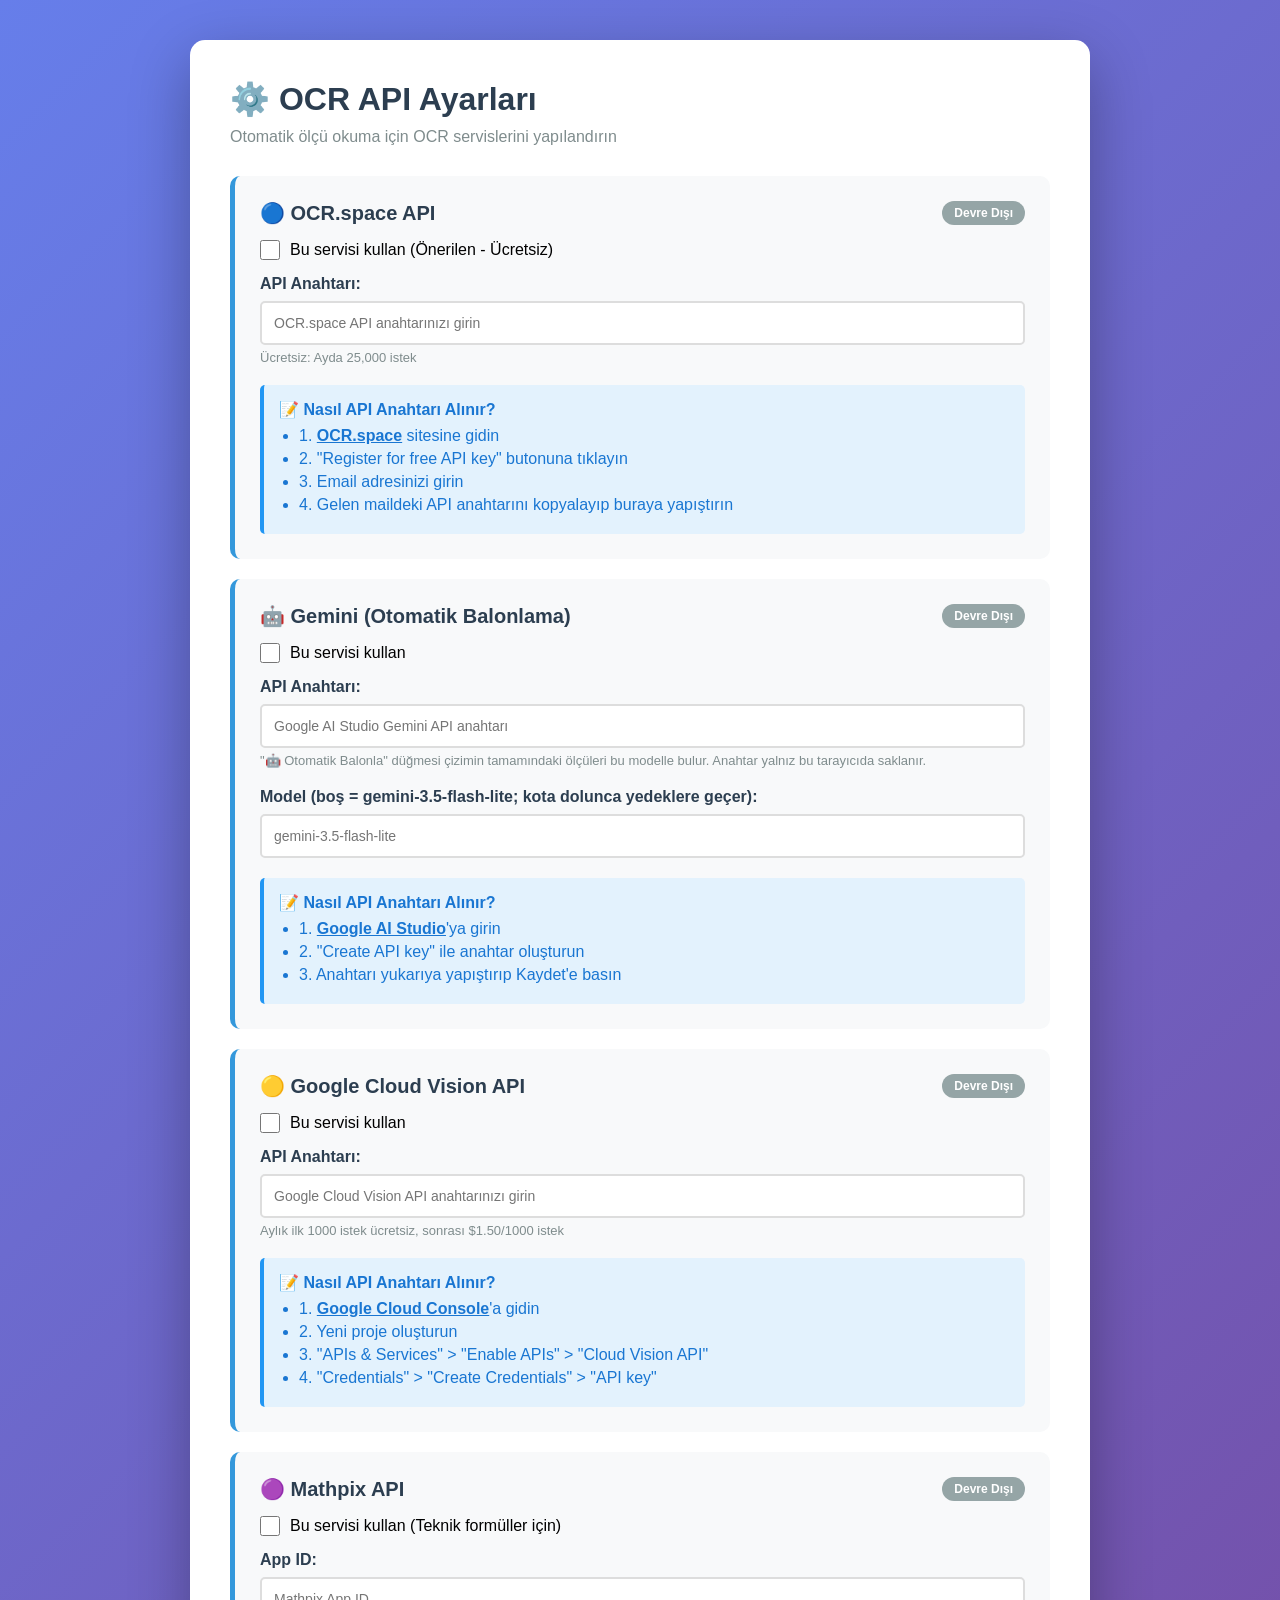
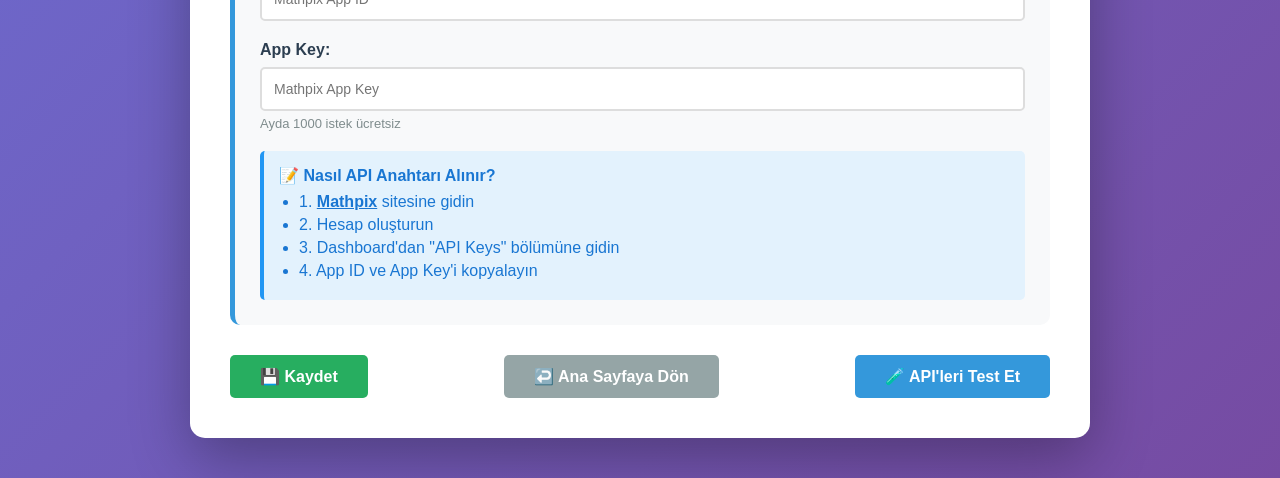
<file: api-setup.html>
<!DOCTYPE html>
<html lang="tr">
<head>
    <meta charset="UTF-8">
    <meta name="viewport" content="width=device-width, initial-scale=1.0">
    <title>API Ayarları - Teknik Resim Balon</title>
    <style>
        * {
            margin: 0;
            padding: 0;
            box-sizing: border-box;
        }
        
        body {
            font-family: 'Segoe UI', Tahoma, Geneva, Verdana, sans-serif;
            background: linear-gradient(135deg, #667eea 0%, #764ba2 100%);
            min-height: 100vh;
            padding: 40px 20px;
        }
        
        .container {
            max-width: 900px;
            margin: 0 auto;
            background: white;
            border-radius: 15px;
            padding: 40px;
            box-shadow: 0 20px 60px rgba(0, 0, 0, 0.3);
        }
        
        h1 {
            color: #2c3e50;
            margin-bottom: 10px;
            font-size: 32px;
            display: flex;
            align-items: center;
            gap: 15px;
        }
        
        .subtitle {
            color: #7f8c8d;
            margin-bottom: 30px;
            font-size: 16px;
        }
        
        .api-card {
            background: #f8f9fa;
            border-radius: 10px;
            padding: 25px;
            margin-bottom: 20px;
            border-left: 5px solid #3498db;
        }
        
        .api-card.active {
            border-left-color: #27ae60;
            background: #e8f8f0;
        }
        
        .api-card h2 {
            color: #2c3e50;
            margin-bottom: 15px;
            font-size: 20px;
            display: flex;
            align-items: center;
            gap: 10px;
        }
        
        .status-badge {
            display: inline-block;
            padding: 5px 12px;
            border-radius: 20px;
            font-size: 12px;
            font-weight: bold;
            margin-left: auto;
        }
        
        .status-badge.active {
            background: #27ae60;
            color: white;
        }
        
        .status-badge.inactive {
            background: #95a5a6;
            color: white;
        }
        
        .form-group {
            margin-bottom: 20px;
        }
        
        .form-group label {
            display: block;
            color: #2c3e50;
            font-weight: 600;
            margin-bottom: 8px;
        }
        
        .form-group input[type="text"],
        .form-group input[type="password"] {
            width: 100%;
            padding: 12px;
            border: 2px solid #ddd;
            border-radius: 5px;
            font-size: 14px;
            transition: border-color 0.3s;
        }
        
        .form-group input:focus {
            outline: none;
            border-color: #3498db;
        }
        
        .checkbox-group {
            display: flex;
            align-items: center;
            gap: 10px;
            margin-bottom: 15px;
        }
        
        .checkbox-group input[type="checkbox"] {
            width: 20px;
            height: 20px;
            cursor: pointer;
        }
        
        .checkbox-group label {
            cursor: pointer;
            margin: 0;
        }
        
        .btn {
            display: inline-block;
            padding: 12px 30px;
            background: #3498db;
            color: white;
            text-decoration: none;
            border-radius: 5px;
            font-weight: bold;
            transition: all 0.3s;
            border: none;
            cursor: pointer;
            font-size: 16px;
        }
        
        .btn:hover {
            background: #2980b9;
            transform: translateY(-2px);
            box-shadow: 0 5px 15px rgba(52, 152, 219, 0.3);
        }
        
        .btn-success {
            background: #27ae60;
        }
        
        .btn-success:hover {
            background: #229954;
        }
        
        .btn-secondary {
            background: #95a5a6;
        }
        
        .btn-secondary:hover {
            background: #7f8c8d;
        }
        
        .actions {
            display: flex;
            gap: 15px;
            margin-top: 30px;
            justify-content: space-between;
        }
        
        .help-text {
            color: #7f8c8d;
            font-size: 13px;
            margin-top: 5px;
        }
        
        .alert {
            padding: 15px;
            border-radius: 5px;
            margin-bottom: 20px;
        }
        
        .alert-success {
            background: #d4edda;
            color: #155724;
            border: 1px solid #c3e6cb;
        }
        
        .alert-warning {
            background: #fff3cd;
            color: #856404;
            border: 1px solid #ffeeba;
        }
        
        .info-box {
            background: #e3f2fd;
            border-left: 4px solid #2196f3;
            padding: 15px;
            margin-top: 15px;
            border-radius: 5px;
        }
        
        .info-box h4 {
            color: #1976d2;
            margin-bottom: 8px;
        }
        
        .info-box ul {
            margin-left: 20px;
            color: #1976d2;
        }
        
        .info-box li {
            margin: 5px 0;
        }
        
        .info-box a {
            color: #1976d2;
            font-weight: bold;
        }
    </style>
</head>
<body>
    <div class="container">
        <h1>
            ⚙️ OCR API Ayarları
        </h1>
        <p class="subtitle">Otomatik ölçü okuma için OCR servislerini yapılandırın</p>
        
        <div id="successMessage" class="alert alert-success" style="display: none;">
            ✅ Ayarlar başarıyla kaydedildi!
        </div>
        
        <!-- OCR.space API -->
        <div class="api-card" id="ocrspaceCard">
            <h2>
                🔵 OCR.space API
                <span class="status-badge inactive" id="ocrspaceStatus">Devre Dışı</span>
            </h2>
            
            <div class="checkbox-group">
                <input type="checkbox" id="ocrspaceEnabled">
                <label for="ocrspaceEnabled">Bu servisi kullan (Önerilen - Ücretsiz)</label>
            </div>
            
            <div class="form-group">
                <label for="ocrspaceKey">API Anahtarı:</label>
                <input type="password" id="ocrspaceKey" placeholder="OCR.space API anahtarınızı girin">
                <p class="help-text">Ücretsiz: Ayda 25,000 istek</p>
            </div>
            
            <div class="info-box">
                <h4>📝 Nasıl API Anahtarı Alınır?</h4>
                <ul>
                    <li>1. <a href="https://ocr.space/ocrapi" target="_blank">OCR.space</a> sitesine gidin</li>
                    <li>2. "Register for free API key" butonuna tıklayın</li>
                    <li>3. Email adresinizi girin</li>
                    <li>4. Gelen maildeki API anahtarını kopyalayıp buraya yapıştırın</li>
                </ul>
            </div>
        </div>
        
        <!-- Gemini — Otomatik Balonlama -->
        <div class="api-card" id="geminiCard">
            <h2>
                🤖 Gemini (Otomatik Balonlama)
                <span class="status-badge inactive" id="geminiStatus">Devre Dışı</span>
            </h2>
            <div class="checkbox-group">
                <input type="checkbox" id="geminiEnabled">
                <label for="geminiEnabled">Bu servisi kullan</label>
            </div>
            <div class="form-group">
                <label for="geminiKey">API Anahtarı:</label>
                <input type="password" id="geminiKey" placeholder="Google AI Studio Gemini API anahtarı">
                <p class="help-text">"🤖 Otomatik Balonla" düğmesi çizimin tamamındaki ölçüleri bu modelle bulur. Anahtar yalnız bu tarayıcıda saklanır.</p>
            </div>
            <div class="form-group">
                <label for="geminiModel">Model (boş = gemini-3.5-flash-lite; kota dolunca yedeklere geçer):</label>
                <input type="text" id="geminiModel" placeholder="gemini-3.5-flash-lite">
            </div>
            <div class="info-box">
                <h4>📝 Nasıl API Anahtarı Alınır?</h4>
                <ul>
                    <li>1. <a href="https://aistudio.google.com/apikey" target="_blank">Google AI Studio</a>'ya girin</li>
                    <li>2. "Create API key" ile anahtar oluşturun</li>
                    <li>3. Anahtarı yukarıya yapıştırıp Kaydet'e basın</li>
                </ul>
            </div>
        </div>

        <!-- Google Cloud Vision -->
        <div class="api-card" id="googleCard">
            <h2>
                🟡 Google Cloud Vision API
                <span class="status-badge inactive" id="googleStatus">Devre Dışı</span>
            </h2>
            
            <div class="checkbox-group">
                <input type="checkbox" id="googleEnabled">
                <label for="googleEnabled">Bu servisi kullan</label>
            </div>
            
            <div class="form-group">
                <label for="googleKey">API Anahtarı:</label>
                <input type="password" id="googleKey" placeholder="Google Cloud Vision API anahtarınızı girin">
                <p class="help-text">Aylık ilk 1000 istek ücretsiz, sonrası $1.50/1000 istek</p>
            </div>
            
            <div class="info-box">
                <h4>📝 Nasıl API Anahtarı Alınır?</h4>
                <ul>
                    <li>1. <a href="https://console.cloud.google.com/" target="_blank">Google Cloud Console</a>'a gidin</li>
                    <li>2. Yeni proje oluşturun</li>
                    <li>3. "APIs & Services" > "Enable APIs" > "Cloud Vision API"</li>
                    <li>4. "Credentials" > "Create Credentials" > "API key"</li>
                </ul>
            </div>
        </div>
        
        <!-- Mathpix -->
        <div class="api-card" id="mathpixCard">
            <h2>
                🟣 Mathpix API
                <span class="status-badge inactive" id="mathpixStatus">Devre Dışı</span>
            </h2>
            
            <div class="checkbox-group">
                <input type="checkbox" id="mathpixEnabled">
                <label for="mathpixEnabled">Bu servisi kullan (Teknik formüller için)</label>
            </div>
            
            <div class="form-group">
                <label for="mathpixAppId">App ID:</label>
                <input type="text" id="mathpixAppId" placeholder="Mathpix App ID">
            </div>
            
            <div class="form-group">
                <label for="mathpixAppKey">App Key:</label>
                <input type="password" id="mathpixAppKey" placeholder="Mathpix App Key">
                <p class="help-text">Ayda 1000 istek ücretsiz</p>
            </div>
            
            <div class="info-box">
                <h4>📝 Nasıl API Anahtarı Alınır?</h4>
                <ul>
                    <li>1. <a href="https://mathpix.com/ocr" target="_blank">Mathpix</a> sitesine gidin</li>
                    <li>2. Hesap oluşturun</li>
                    <li>3. Dashboard'dan "API Keys" bölümüne gidin</li>
                    <li>4. App ID ve App Key'i kopyalayın</li>
                </ul>
            </div>
        </div>
        
        <div class="actions">
            <button class="btn btn-success" onclick="saveSettings()">💾 Kaydet</button>
            <a href="index.html" class="btn btn-secondary">↩️ Ana Sayfaya Dön</a>
            <button class="btn" onclick="testAPIs()">🧪 API'leri Test Et</button>
        </div>
    </div>
    
    <script>
        // Sayfa yüklendiğinde ayarları yükle
        window.addEventListener('DOMContentLoaded', loadSettings);
        
        function loadSettings() {
            // Gemini (otomatik balonlama)
            const geminiEnabled = localStorage.getItem('ocr_gemini_enabled') === 'true';
            document.getElementById('geminiEnabled').checked = geminiEnabled;
            document.getElementById('geminiKey').value = localStorage.getItem('ocr_gemini_key') || '';
            document.getElementById('geminiModel').value = localStorage.getItem('ocr_gemini_model') || '';
            updateStatus('gemini', geminiEnabled);

            // OCR.space
            const ocrspaceEnabled = localStorage.getItem('ocr_ocrspace_enabled') === 'true';
            const ocrspaceKey = localStorage.getItem('ocr_ocrspace_key') || '';
            
            document.getElementById('ocrspaceEnabled').checked = ocrspaceEnabled;
            document.getElementById('ocrspaceKey').value = ocrspaceKey;
            updateStatus('ocrspace', ocrspaceEnabled);
            
            // Google
            const googleEnabled = localStorage.getItem('ocr_google_enabled') === 'true';
            const googleKey = localStorage.getItem('ocr_google_key') || '';
            
            document.getElementById('googleEnabled').checked = googleEnabled;
            document.getElementById('googleKey').value = googleKey;
            updateStatus('google', googleEnabled);
            
            // Mathpix
            const mathpixEnabled = localStorage.getItem('ocr_mathpix_enabled') === 'true';
            const mathpixAppId = localStorage.getItem('ocr_mathpix_appid') || '';
            const mathpixAppKey = localStorage.getItem('ocr_mathpix_appkey') || '';
            
            document.getElementById('mathpixEnabled').checked = mathpixEnabled;
            document.getElementById('mathpixAppId').value = mathpixAppId;
            document.getElementById('mathpixAppKey').value = mathpixAppKey;
            updateStatus('mathpix', mathpixEnabled);
        }
        
        function saveSettings() {
            // Gemini (otomatik balonlama)
            localStorage.setItem('ocr_gemini_enabled', document.getElementById('geminiEnabled').checked);
            localStorage.setItem('ocr_gemini_key', document.getElementById('geminiKey').value.trim());
            localStorage.setItem('ocr_gemini_model', document.getElementById('geminiModel').value.trim());

            // OCR.space
            localStorage.setItem('ocr_ocrspace_enabled', document.getElementById('ocrspaceEnabled').checked);
            localStorage.setItem('ocr_ocrspace_key', document.getElementById('ocrspaceKey').value);
            
            // Google
            localStorage.setItem('ocr_google_enabled', document.getElementById('googleEnabled').checked);
            localStorage.setItem('ocr_google_key', document.getElementById('googleKey').value);
            
            // Mathpix
            localStorage.setItem('ocr_mathpix_enabled', document.getElementById('mathpixEnabled').checked);
            localStorage.setItem('ocr_mathpix_appid', document.getElementById('mathpixAppId').value);
            localStorage.setItem('ocr_mathpix_appkey', document.getElementById('mathpixAppKey').value);
            
            // Başarı mesajı
            const msg = document.getElementById('successMessage');
            msg.style.display = 'block';
            setTimeout(() => {
                msg.style.display = 'none';
            }, 3000);
            
            // Statusları güncelle
            updateStatus('gemini', document.getElementById('geminiEnabled').checked);
            updateStatus('ocrspace', document.getElementById('ocrspaceEnabled').checked);
            updateStatus('google', document.getElementById('googleEnabled').checked);
            updateStatus('mathpix', document.getElementById('mathpixEnabled').checked);
            
            console.log('✅ API ayarları kaydedildi');
        }
        
        function updateStatus(service, enabled) {
            const statusBadge = document.getElementById(service + 'Status');
            const card = document.getElementById(service + 'Card');
            
            if (enabled) {
                statusBadge.textContent = 'Aktif';
                statusBadge.classList.remove('inactive');
                statusBadge.classList.add('active');
                card.classList.add('active');
            } else {
                statusBadge.textContent = 'Devre Dışı';
                statusBadge.classList.remove('active');
                statusBadge.classList.add('inactive');
                card.classList.remove('active');
            }
        }
        
        function testAPIs() {
            alert('API test özelliği yakında eklenecek!\n\nŞimdilik ana sayfada gerçek bir ölçü seçerek test edebilirsiniz.');
        }
        
        // Checkbox değiştiğinde status güncelle
        document.getElementById('geminiEnabled').addEventListener('change', (e) => {
            updateStatus('gemini', e.target.checked);
        });

        document.getElementById('ocrspaceEnabled').addEventListener('change', (e) => {
            updateStatus('ocrspace', e.target.checked);
        });
        
        document.getElementById('googleEnabled').addEventListener('change', (e) => {
            updateStatus('google', e.target.checked);
        });
        
        document.getElementById('mathpixEnabled').addEventListener('change', (e) => {
            updateStatus('mathpix', e.target.checked);
        });
    </script>
</body>
</html>
</file>
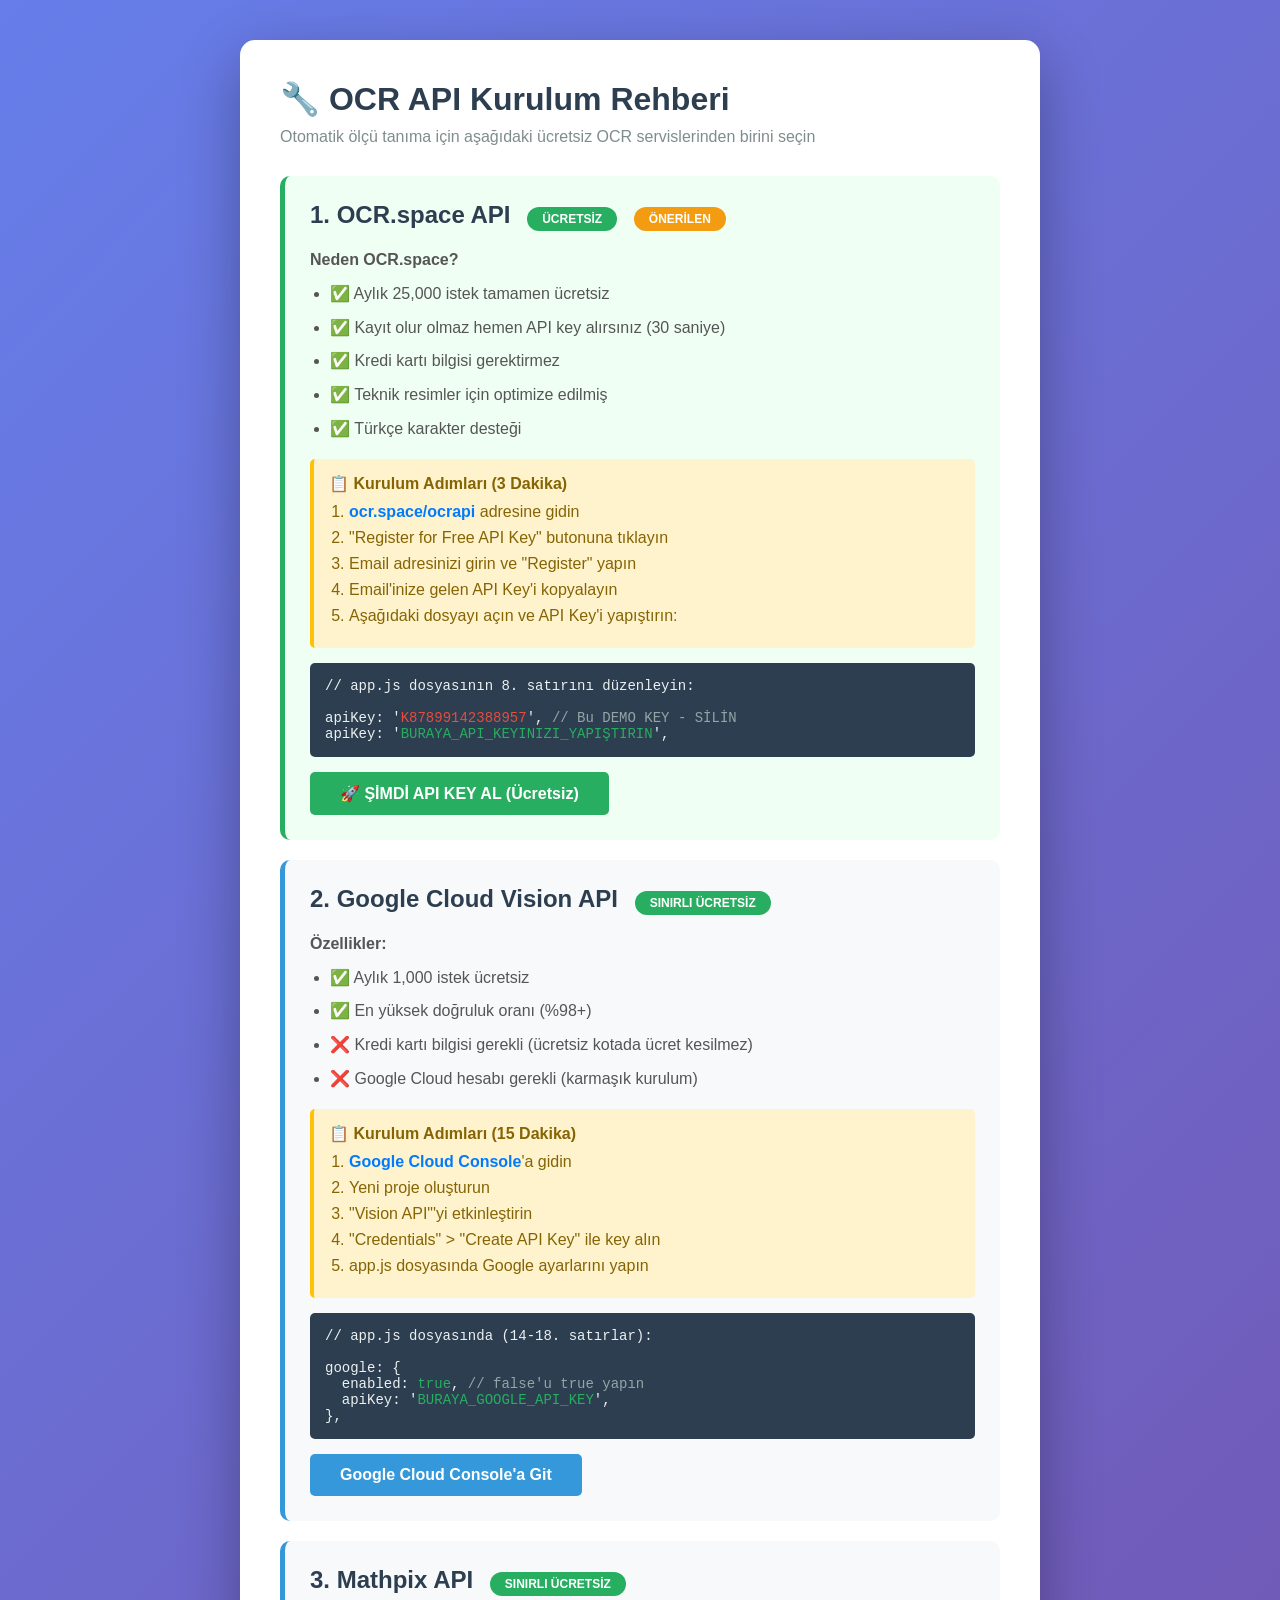
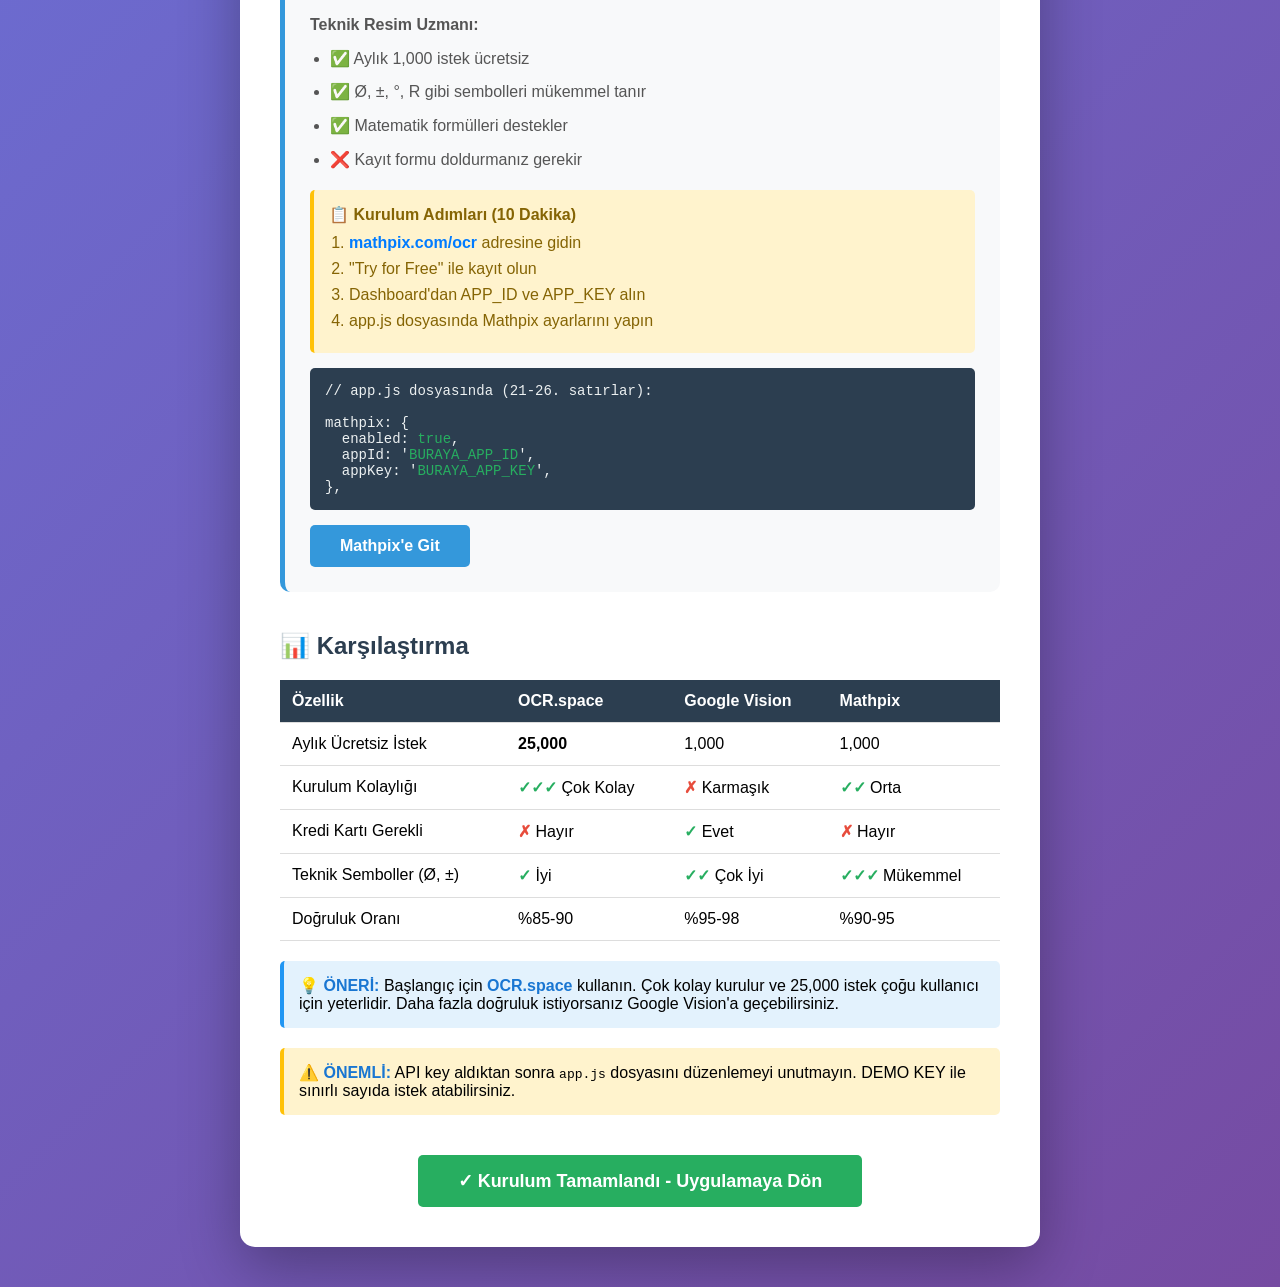
<file: setup.html>
<!DOCTYPE html>
<html lang="tr">
<head>
    <meta charset="UTF-8">
    <meta name="viewport" content="width=device-width, initial-scale=1.0">
    <title>OCR API Ayarları</title>
    <style>
        * {
            margin: 0;
            padding: 0;
            box-sizing: border-box;
        }
        
        body {
            font-family: 'Segoe UI', Tahoma, Geneva, Verdana, sans-serif;
            background: linear-gradient(135deg, #667eea 0%, #764ba2 100%);
            min-height: 100vh;
            padding: 40px 20px;
        }
        
        .setup-container {
            max-width: 800px;
            margin: 0 auto;
            background: white;
            border-radius: 15px;
            padding: 40px;
            box-shadow: 0 20px 60px rgba(0, 0, 0, 0.3);
        }
        
        h1 {
            color: #2c3e50;
            margin-bottom: 10px;
            font-size: 32px;
        }
        
        .subtitle {
            color: #7f8c8d;
            margin-bottom: 30px;
            font-size: 16px;
        }
        
        .service-card {
            background: #f8f9fa;
            border-radius: 10px;
            padding: 25px;
            margin-bottom: 20px;
            border-left: 5px solid #3498db;
        }
        
        .service-card.recommended {
            border-left-color: #27ae60;
            background: #f0fff4;
        }
        
        .service-card h2 {
            color: #2c3e50;
            margin-bottom: 10px;
            font-size: 24px;
        }
        
        .badge {
            display: inline-block;
            padding: 5px 15px;
            border-radius: 20px;
            font-size: 12px;
            font-weight: bold;
            margin-left: 10px;
        }
        
        .badge.free {
            background: #27ae60;
            color: white;
        }
        
        .badge.recommended {
            background: #f39c12;
            color: white;
        }
        
        .service-info {
            margin: 15px 0;
            color: #555;
            line-height: 1.8;
        }
        
        .service-info ul {
            margin-left: 20px;
        }
        
        .service-info li {
            margin: 5px 0;
        }
        
        .setup-steps {
            background: #fff3cd;
            border-left: 4px solid #ffc107;
            padding: 15px;
            margin: 15px 0;
            border-radius: 5px;
        }
        
        .setup-steps h3 {
            color: #856404;
            margin-bottom: 10px;
            font-size: 16px;
        }
        
        .setup-steps ol {
            margin-left: 20px;
            color: #856404;
        }
        
        .setup-steps li {
            margin: 8px 0;
        }
        
        .setup-steps a {
            color: #007bff;
            text-decoration: none;
            font-weight: bold;
        }
        
        .setup-steps a:hover {
            text-decoration: underline;
        }
        
        .code-box {
            background: #2c3e50;
            color: #ecf0f1;
            padding: 15px;
            border-radius: 5px;
            margin: 15px 0;
            font-family: 'Courier New', monospace;
            font-size: 14px;
            overflow-x: auto;
        }
        
        .btn {
            display: inline-block;
            padding: 12px 30px;
            background: #3498db;
            color: white;
            text-decoration: none;
            border-radius: 5px;
            font-weight: bold;
            transition: background 0.3s;
            border: none;
            cursor: pointer;
            font-size: 16px;
        }
        
        .btn:hover {
            background: #2980b9;
        }
        
        .btn-success {
            background: #27ae60;
        }
        
        .btn-success:hover {
            background: #229954;
        }
        
        .note {
            background: #e3f2fd;
            border-left: 4px solid #2196f3;
            padding: 15px;
            margin: 20px 0;
            border-radius: 5px;
        }
        
        .note strong {
            color: #1976d2;
        }
        
        .comparison-table {
            width: 100%;
            border-collapse: collapse;
            margin: 20px 0;
        }
        
        .comparison-table th,
        .comparison-table td {
            padding: 12px;
            text-align: left;
            border-bottom: 1px solid #ddd;
        }
        
        .comparison-table th {
            background: #2c3e50;
            color: white;
            font-weight: bold;
        }
        
        .comparison-table tr:hover {
            background: #f5f5f5;
        }
        
        .checkmark {
            color: #27ae60;
            font-weight: bold;
        }
        
        .xmark {
            color: #e74c3c;
            font-weight: bold;
        }
    </style>
</head>
<body>
    <div class="setup-container">
        <h1>🔧 OCR API Kurulum Rehberi</h1>
        <p class="subtitle">Otomatik ölçü tanıma için aşağıdaki ücretsiz OCR servislerinden birini seçin</p>
        
        <!-- OCR.space (ÖNERİLEN) -->
        <div class="service-card recommended">
            <h2>
                1. OCR.space API
                <span class="badge free">ÜCRETSİZ</span>
                <span class="badge recommended">ÖNERİLEN</span>
            </h2>
            
            <div class="service-info">
                <strong>Neden OCR.space?</strong>
                <ul>
                    <li>✅ Aylık 25,000 istek tamamen ücretsiz</li>
                    <li>✅ Kayıt olur olmaz hemen API key alırsınız (30 saniye)</li>
                    <li>✅ Kredi kartı bilgisi gerektirmez</li>
                    <li>✅ Teknik resimler için optimize edilmiş</li>
                    <li>✅ Türkçe karakter desteği</li>
                </ul>
            </div>
            
            <div class="setup-steps">
                <h3>📋 Kurulum Adımları (3 Dakika)</h3>
                <ol>
                    <li><a href="https://ocr.space/ocrapi" target="_blank">ocr.space/ocrapi</a> adresine gidin</li>
                    <li>"Register for Free API Key" butonuna tıklayın</li>
                    <li>Email adresinizi girin ve "Register" yapın</li>
                    <li>Email'inize gelen API Key'i kopyalayın</li>
                    <li>Aşağıdaki dosyayı açın ve API Key'i yapıştırın:</li>
                </ol>
            </div>
            
            <div class="code-box">
// app.js dosyasının 8. satırını düzenleyin:<br><br>
apiKey: '<span style="color: #e74c3c;">K87899142388957</span>', <span style="color: #95a5a6;">// Bu DEMO KEY - SİLİN</span><br>
apiKey: '<span style="color: #27ae60;">BURAYA_API_KEYINIZI_YAPIŞTIRIN</span>',
            </div>
            
            <a href="https://ocr.space/ocrapi" target="_blank" class="btn btn-success">
                🚀 ŞİMDİ API KEY AL (Ücretsiz)
            </a>
        </div>
        
        <!-- Google Cloud Vision -->
        <div class="service-card">
            <h2>
                2. Google Cloud Vision API
                <span class="badge free">SINIRLI ÜCRETSİZ</span>
            </h2>
            
            <div class="service-info">
                <strong>Özellikler:</strong>
                <ul>
                    <li>✅ Aylık 1,000 istek ücretsiz</li>
                    <li>✅ En yüksek doğruluk oranı (%98+)</li>
                    <li>❌ Kredi kartı bilgisi gerekli (ücretsiz kotada ücret kesilmez)</li>
                    <li>❌ Google Cloud hesabı gerekli (karmaşık kurulum)</li>
                </ul>
            </div>
            
            <div class="setup-steps">
                <h3>📋 Kurulum Adımları (15 Dakika)</h3>
                <ol>
                    <li><a href="https://console.cloud.google.com" target="_blank">Google Cloud Console</a>'a gidin</li>
                    <li>Yeni proje oluşturun</li>
                    <li>"Vision API"'yi etkinleştirin</li>
                    <li>"Credentials" > "Create API Key" ile key alın</li>
                    <li>app.js dosyasında Google ayarlarını yapın</li>
                </ol>
            </div>
            
            <div class="code-box">
// app.js dosyasında (14-18. satırlar):<br><br>
google: {<br>
&nbsp;&nbsp;enabled: <span style="color: #27ae60;">true</span>, <span style="color: #95a5a6;">// false'u true yapın</span><br>
&nbsp;&nbsp;apiKey: '<span style="color: #27ae60;">BURAYA_GOOGLE_API_KEY</span>',<br>
},
            </div>
            
            <a href="https://console.cloud.google.com" target="_blank" class="btn">
                Google Cloud Console'a Git
            </a>
        </div>
        
        <!-- Mathpix -->
        <div class="service-card">
            <h2>
                3. Mathpix API
                <span class="badge free">SINIRLI ÜCRETSİZ</span>
            </h2>
            
            <div class="service-info">
                <strong>Teknik Resim Uzmanı:</strong>
                <ul>
                    <li>✅ Aylık 1,000 istek ücretsiz</li>
                    <li>✅ Ø, ±, °, R gibi sembolleri mükemmel tanır</li>
                    <li>✅ Matematik formülleri destekler</li>
                    <li>❌ Kayıt formu doldurmanız gerekir</li>
                </ul>
            </div>
            
            <div class="setup-steps">
                <h3>📋 Kurulum Adımları (10 Dakika)</h3>
                <ol>
                    <li><a href="https://mathpix.com/ocr" target="_blank">mathpix.com/ocr</a> adresine gidin</li>
                    <li>"Try for Free" ile kayıt olun</li>
                    <li>Dashboard'dan APP_ID ve APP_KEY alın</li>
                    <li>app.js dosyasında Mathpix ayarlarını yapın</li>
                </ol>
            </div>
            
            <div class="code-box">
// app.js dosyasında (21-26. satırlar):<br><br>
mathpix: {<br>
&nbsp;&nbsp;enabled: <span style="color: #27ae60;">true</span>,<br>
&nbsp;&nbsp;appId: '<span style="color: #27ae60;">BURAYA_APP_ID</span>',<br>
&nbsp;&nbsp;appKey: '<span style="color: #27ae60;">BURAYA_APP_KEY</span>',<br>
},
            </div>
            
            <a href="https://mathpix.com/ocr" target="_blank" class="btn">
                Mathpix'e Git
            </a>
        </div>
        
        <!-- Karşılaştırma Tablosu -->
        <h2 style="margin-top: 40px; color: #2c3e50;">📊 Karşılaştırma</h2>
        <table class="comparison-table">
            <thead>
                <tr>
                    <th>Özellik</th>
                    <th>OCR.space</th>
                    <th>Google Vision</th>
                    <th>Mathpix</th>
                </tr>
            </thead>
            <tbody>
                <tr>
                    <td>Aylık Ücretsiz İstek</td>
                    <td><strong>25,000</strong></td>
                    <td>1,000</td>
                    <td>1,000</td>
                </tr>
                <tr>
                    <td>Kurulum Kolaylığı</td>
                    <td><span class="checkmark">✓✓✓</span> Çok Kolay</td>
                    <td><span class="xmark">✗</span> Karmaşık</td>
                    <td><span class="checkmark">✓✓</span> Orta</td>
                </tr>
                <tr>
                    <td>Kredi Kartı Gerekli</td>
                    <td><span class="xmark">✗</span> Hayır</td>
                    <td><span class="checkmark">✓</span> Evet</td>
                    <td><span class="xmark">✗</span> Hayır</td>
                </tr>
                <tr>
                    <td>Teknik Semboller (Ø, ±)</td>
                    <td><span class="checkmark">✓</span> İyi</td>
                    <td><span class="checkmark">✓✓</span> Çok İyi</td>
                    <td><span class="checkmark">✓✓✓</span> Mükemmel</td>
                </tr>
                <tr>
                    <td>Doğruluk Oranı</td>
                    <td>%85-90</td>
                    <td>%95-98</td>
                    <td>%90-95</td>
                </tr>
            </tbody>
        </table>
        
        <div class="note">
            <strong>💡 ÖNERİ:</strong> Başlangıç için <strong>OCR.space</strong> kullanın. 
            Çok kolay kurulur ve 25,000 istek çoğu kullanıcı için yeterlidir. 
            Daha fazla doğruluk istiyorsanız Google Vision'a geçebilirsiniz.
        </div>
        
        <div class="note" style="background: #fff3cd; border-color: #ffc107;">
            <strong>⚠️ ÖNEMLİ:</strong> API key aldıktan sonra <code>app.js</code> dosyasını 
            düzenlemeyi unutmayın. DEMO KEY ile sınırlı sayıda istek atabilirsiniz.
        </div>
        
        <div style="text-align: center; margin-top: 40px;">
            <a href="index.html" class="btn btn-success" style="font-size: 18px; padding: 15px 40px;">
                ✓ Kurulum Tamamlandı - Uygulamaya Dön
            </a>
        </div>
    </div>
</body>
</html>
</file>
